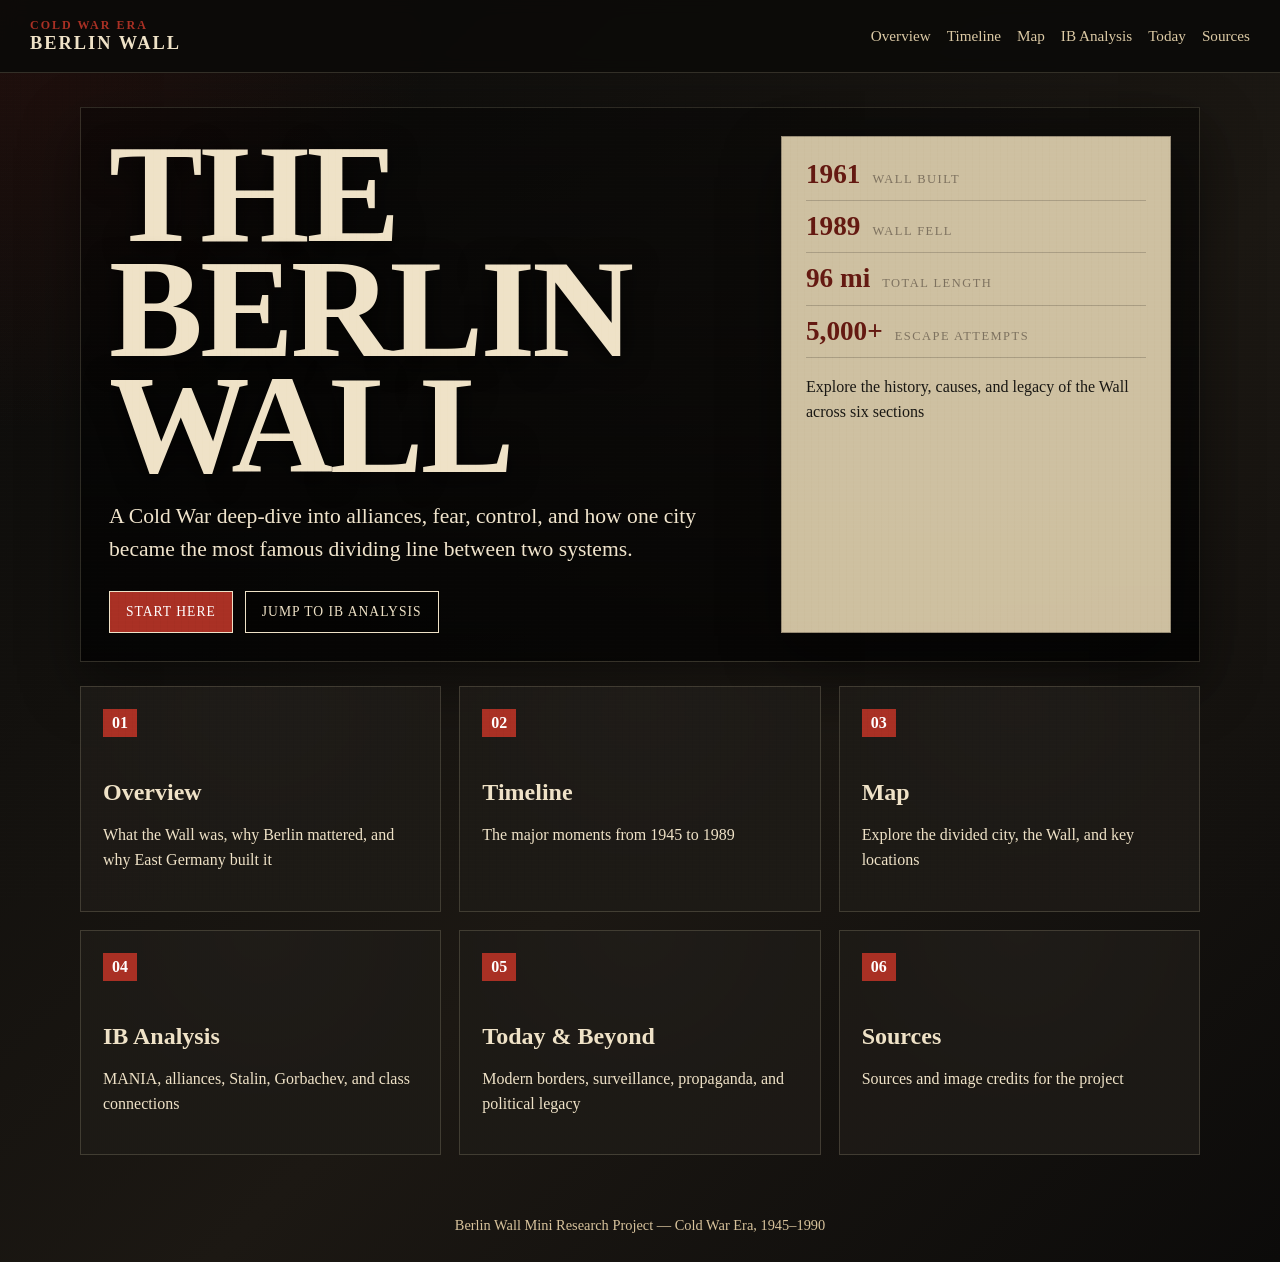
<file: index.html>
<!DOCTYPE html>
<html lang="en">
<head>
  <meta charset="UTF-8">
  <meta name="viewport" content="width=device-width, initial-scale=1.0">
  <title>Home | The Berlin Wall</title>
  <link rel="stylesheet" href="styles.css">
</head>
<body>
  <div class="paper-grain"></div>
  <header class="topbar">
  <a class="brand" href="index.html">
    <span class="brand-small">Cold War Era</span>
    <span class="brand-main">Berlin Wall</span>
  </a>

  <button class="menu-button" aria-label="open menu">☰</button>

  <nav class="site-nav">
    <a href="briefing.html">Overview</a>
    <a href="timeline.html">Timeline</a>
    <a href="map.html">Map</a>
    <a href="ib-analysis.html">IB Analysis</a>
    <a href="today.html">Today</a>
    <a href="sources.html">Sources</a>
  </nav>
</header>

  <main class="page-wrap">

    <section class="home-hero">
      <div class="hero-copy">
        <h1>The Berlin Wall</h1>
        <p class="tagline">
          A Cold War deep-dive into alliances, fear, control, and how one city became
          the most famous dividing line between two systems.
        </p>

        <div class="button-row">
          <a class="main-button" href="briefing.html">Start Here</a>
          <a class="quiet-button" href="ib-analysis.html">Jump to IB Analysis</a>
        </div>
      </div>

      <div class="hero-panel">
        <div class="stat-row">
          <span class="stat-num">1961</span>
          <span class="stat-label">Wall built</span>
        </div>
        <div class="stat-row">
          <span class="stat-num">1989</span>
          <span class="stat-label">Wall fell</span>
        </div>
        <div class="stat-row">
          <span class="stat-num">96 mi</span>
          <span class="stat-label">Total length</span>
        </div>
        <div class="stat-row">
          <span class="stat-num">5,000+</span>
          <span class="stat-label">Escape attempts</span>
        </div>
        <p>Explore the history, causes, and legacy of the Wall across six sections</p>
      </div>
    </section>

    <section class="case-grid" aria-label="site sections">
      <a class="case-card" href="briefing.html">
        <span>01</span>
        <h2>Overview</h2>
        <p>What the Wall was, why Berlin mattered, and why East Germany built it</p>
      </a>

      <a class="case-card" href="timeline.html">
        <span>02</span>
        <h2>Timeline</h2>
        <p>The major moments from 1945 to 1989</p>
      </a>

      <a class="case-card" href="map.html">
        <span>03</span>
        <h2>Map</h2>
        <p>Explore the divided city, the Wall, and key locations</p>
      </a>

      <a class="case-card" href="ib-analysis.html">
        <span>04</span>
        <h2>IB Analysis</h2>
        <p>MANIA, alliances, Stalin, Gorbachev, and class connections</p>
      </a>

      <a class="case-card" href="today.html">
        <span>05</span>
        <h2>Today & Beyond</h2>
        <p>Modern borders, surveillance, propaganda, and political legacy</p>
      </a>

      <a class="case-card" href="sources.html">
        <span>06</span>
        <h2>Sources</h2>
        <p>Sources and image credits for the project</p>
      </a>
    </section>

  </main>

  <footer class="footer-note">
  Berlin Wall Mini Research Project — Cold War Era, 1945–1990
</footer>

<script src="script.js"></script>
</body>
</html>
</file>
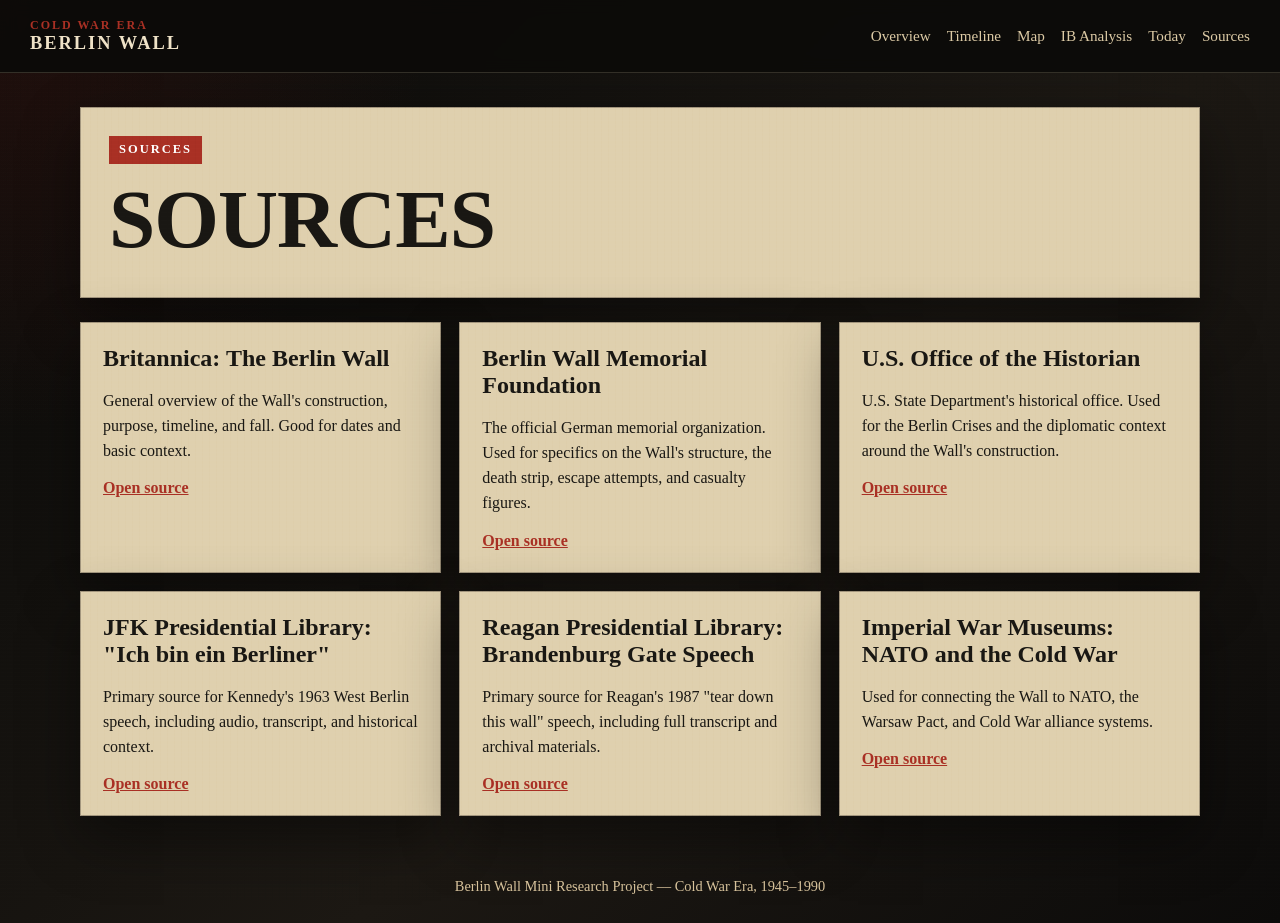
<file: sources.html>
<!DOCTYPE html>
<html lang="en">
<head>
  <meta charset="UTF-8">
  <meta name="viewport" content="width=device-width, initial-scale=1.0">
  <title>Sources | The Berlin Wall</title>
  <link rel="stylesheet" href="styles.css">
</head>
<body>
  <div class="paper-grain"></div>
  <header class="topbar">
  <a class="brand" href="index.html">
    <span class="brand-small">Cold War Era</span>
    <span class="brand-main">Berlin Wall</span>
  </a>

  <button class="menu-button" aria-label="open menu">☰</button>

  <nav class="site-nav">
    <a href="briefing.html">Overview</a>
    <a href="timeline.html">Timeline</a>
    <a href="map.html">Map</a>
    <a href="ib-analysis.html">IB Analysis</a>
    <a href="today.html">Today</a>
    <a href="sources.html">Sources</a>
  </nav>
</header>

  <main class="page-wrap">

    <section class="page-title">
      <p class="stamp">Sources</p>
      <h1>Sources</h1>
    </section>

    <section class="sources-list">
      <article class="source-card">
        <h2>Britannica: The Berlin Wall</h2>
        <p>General overview of the Wall's construction, purpose, timeline, and fall. Good for dates and basic context.</p>
        <a href="https://www.britannica.com/topic/Berlin-Wall" target="_blank">Open source</a>
      </article>

      <article class="source-card">
        <h2>Berlin Wall Memorial Foundation</h2>
        <p>The official German memorial organization. Used for specifics on the Wall's structure, the death strip, escape attempts, and casualty figures.</p>
        <a href="https://www.stiftung-berliner-mauer.de/en/topics/berlin-wall" target="_blank">Open source</a>
      </article>

      <article class="source-card">
        <h2>U.S. Office of the Historian</h2>
        <p>U.S. State Department's historical office. Used for the Berlin Crises and the diplomatic context around the Wall's construction.</p>
        <a href="https://history.state.gov/milestones/1953-1960/berlin-crises" target="_blank">Open source</a>
      </article>

      <article class="source-card">
        <h2>JFK Presidential Library: "Ich bin ein Berliner"</h2>
        <p>Primary source for Kennedy's 1963 West Berlin speech, including audio, transcript, and historical context.</p>
        <a href="https://www.jfklibrary.org/archives/other-resources/john-f-kennedy-speeches/berlin-w-germany-rudolph-wilde-platz-19630626" target="_blank">Open source</a>
      </article>

      <article class="source-card">
        <h2>Reagan Presidential Library: Brandenburg Gate Speech</h2>
        <p>Primary source for Reagan's 1987 "tear down this wall" speech, including full transcript and archival materials.</p>
        <a href="https://www.archives.gov/publications/prologue/2007/summer/berlin.html" target="_blank">Open source</a>
      </article>

      <article class="source-card">
        <h2>Imperial War Museums: NATO and the Cold War</h2>
        <p>Used for connecting the Wall to NATO, the Warsaw Pact, and Cold War alliance systems.</p>
        <a href="https://www.iwm.org.uk/learning/resources/nato-and-the-cold-war" target="_blank">Open source</a>
      </article>
    </section>

  </main>

  <footer class="footer-note">
  Berlin Wall Mini Research Project — Cold War Era, 1945–1990
</footer>

<script src="script.js"></script>
</body>
</html>
</file>
<file: styles.css>
:root {
  --bg: #11100d;
  --panel: #1d1a16;
  --paper: #dfd0ae;
  --paper-dark: #c7b48d;
  --paper-light: #efe2c7;
  --ink: #191713;
  --muted: #7d715f;
  --red: #a93024;
  --red-dark: #641911;
  --line: rgba(255, 238, 200, 0.16);
  --shadow: 0 22px 55px rgba(0, 0, 0, 0.45);
}

* {
  box-sizing: border-box;
}

body {
  margin: 0;
  color: var(--paper-light);
  font-family: Georgia, "Times New Roman", serif;
  background:
    radial-gradient(circle at top left, rgba(169, 48, 36, 0.15), transparent 27rem),
    linear-gradient(135deg, #090908, #1c1813 58%, #0c0b0a);
  min-height: 100vh;
}

.paper-grain {
  position: fixed;
  inset: 0;
  pointer-events: none;
  opacity: 0.12;
  background-image:
    repeating-linear-gradient(0deg, transparent, transparent 3px, rgba(255, 255, 255, 0.22) 4px),
    repeating-linear-gradient(90deg, transparent, transparent 6px, rgba(0, 0, 0, 0.55) 7px);
  mix-blend-mode: overlay;
}

.topbar {
  position: sticky;
  top: 0;
  z-index: 10;
  display: flex;
  align-items: center;
  justify-content: space-between;
  padding: 18px 30px;
  background: rgba(12, 11, 9, 0.94);
  border-bottom: 1px solid var(--line);
  backdrop-filter: blur(8px);
}

.brand {
  color: var(--paper-light);
  text-decoration: none;
  text-transform: uppercase;
  letter-spacing: 2px;
}

.brand-small {
  display: block;
  color: var(--red);
  font-size: 0.75rem;
  font-weight: bold;
}

.brand-main {
  display: block;
  font-size: 1.15rem;
  font-weight: bold;
}

.site-nav {
  display: flex;
  gap: 16px;
}

.site-nav a {
  color: #dccaa5;
  text-decoration: none;
  font-size: 0.95rem;
}

.site-nav a:hover {
  color: white;
}

.menu-button {
  display: none;
  color: var(--paper-light);
  background: transparent;
  border: 1px solid var(--line);
  padding: 8px 10px;
  cursor: pointer;
}

.page-wrap {
  width: min(1120px, calc(100% - 32px));
  margin: 34px auto;
}

.home-hero {
  display: grid;
  grid-template-columns: 1.25fr 0.75fr;
  gap: 22px;
  padding: 28px;
  background:
    linear-gradient(rgba(0, 0, 0, 0.38), rgba(0, 0, 0, 0.74)),
    url('https://upload.wikimedia.org/wikipedia/commons/5/5d/Berlinermauer.jpg');
  background-size: cover;
  background-position: center;
  border: 1px solid var(--line);
  box-shadow: var(--shadow);
  min-height: 480px;
  align-items: end;
}

.hero-copy h1 {
  margin: 0 0 18px;
  max-width: 780px;
  font-size: clamp(3.8rem, 12vw, 8.8rem);
  line-height: 0.82;
  text-transform: uppercase;
  letter-spacing: -3px;
  text-shadow: 0 5px 28px rgba(0, 0, 0, 0.85);
}

.tagline {
  max-width: 720px;
  margin: 0;
  color: #f1e5cd;
  font-size: 1.35rem;
  line-height: 1.5;
}

.stamp {
  display: inline-block;
  color: white;
  background: var(--red);
  padding: 4px 10px;
  margin: 0 0 18px;
  text-transform: uppercase;
  letter-spacing: 2px;
  font-size: 0.78rem;
  font-weight: bold;
}

.hero-panel,
.page-title,
.note-card,
.quote-card,
.source-card,
.click-box,
.quiz-card {
  color: var(--ink);
  background: var(--paper);
  border: 1px solid rgba(20, 16, 10, 0.3);
  box-shadow: var(--shadow);
}

.hero-panel {
  align-self: stretch;
  padding: 24px;
  background: rgba(223, 208, 174, 0.92);
  color: var(--ink);
}

.stat-row {
  display: flex;
  align-items: baseline;
  gap: 12px;
  margin-bottom: 12px;
  padding-bottom: 12px;
  border-bottom: 1px solid rgba(20, 16, 10, 0.2);
}

.stat-num {
  font-size: 1.7rem;
  font-weight: bold;
  color: var(--red-dark);
  line-height: 1;
}

.stat-label {
  font-size: 0.78rem;
  text-transform: uppercase;
  letter-spacing: 1.5px;
  color: var(--muted);
}

.button-row {
  display: flex;
  gap: 12px;
  flex-wrap: wrap;
  margin-top: 26px;
}

.main-button,
.quiet-button {
  display: inline-block;
  padding: 12px 16px;
  text-decoration: none;
  border: 1px solid var(--paper-light);
  text-transform: uppercase;
  letter-spacing: 1px;
  font-size: 0.85rem;
}

.main-button {
  background: var(--red);
  color: white;
}

.quiet-button {
  color: var(--paper-light);
  background: rgba(0, 0, 0, 0.4);
}

.case-grid,
.analysis-grid,
.today-cards,
.two-column,
.sources-list,
.mania-grid {
  display: grid;
  grid-template-columns: repeat(3, 1fr);
  gap: 18px;
  margin-top: 24px;
}

.case-card {
  display: block;
  min-height: 220px;
  padding: 22px;
  color: var(--paper-light);
  text-decoration: none;
  background:
    linear-gradient(rgba(29, 26, 22, 0.92), rgba(29, 26, 22, 0.92)),
    radial-gradient(circle at top, rgba(255, 255, 255, 0.12), transparent 60%);
  border: 1px solid var(--line);
  transition: transform 0.18s ease, border-color 0.18s ease, background 0.18s ease;
}

.case-card:hover {
  transform: translateY(-7px);
  border-color: rgba(255, 231, 188, 0.45);
  background: #28231d;
}

.case-card span {
  display: inline-block;
  padding: 5px 9px;
  margin-bottom: 42px;
  color: white;
  background: var(--red);
  font-weight: bold;
}

.case-card h2,
.note-card h2,
.source-card h2,
.quote-card h2,
.quiz-card h2 {
  margin: 0 0 10px;
}

.case-card p,
.note-card p,
.source-card p,
.quote-card p,
.quiz-card p,
.page-title p,
.hero-panel p {
  line-height: 1.58;
}

.page-title {
  padding: 28px;
  margin-bottom: 24px;
}

.page-title h1 {
  margin: 0 0 12px;
  font-size: clamp(2.6rem, 7vw, 5.2rem);
  line-height: 0.9;
  text-transform: uppercase;
  letter-spacing: -1px;
}

.mini-title h2 {
  font-size: clamp(1.8rem, 4vw, 3rem);
  margin: 0 0 8px;
}

.note-card,
.quote-card,
.source-card,
.click-box,
.quiz-card {
  padding: 22px;
}

.two-column,
.today-cards {
  grid-template-columns: repeat(2, 1fr);
}

.mania-grid {
  grid-template-columns: repeat(5, 1fr);
}

.image-strip {
  display: grid;
  grid-template-columns: repeat(auto-fit, minmax(360px, 1fr));
  gap: 18px;
  margin: 24px 0;
}

.image-strip figure {
  margin: 0;
  padding: 10px;
  background: var(--panel);
  border: 1px solid var(--line);
}

.image-strip img {
  display: block;
  width: 100%;
  max-height: 380px;
  object-fit: cover;
  filter: grayscale(0.55) contrast(1.05);
}

figcaption {
  color: #dac9a7;
  font-size: 0.85rem;
  padding-top: 9px;
}


.click-box {
  border: 1px dashed var(--red);
}

.reveal-button,
.quiz-option,
.timeline-item,
.mania-card,
.map-click {
  font-family: inherit;
}

.reveal-button,
.quiz-option {
  cursor: pointer;
  background: var(--ink);
  color: var(--paper-light);
  border: none;
  padding: 11px 13px;
}

.hidden-answer,
.quiz-response {
  display: none;
  margin-top: 14px;
  margin-bottom: 0;
  font-weight: bold;
}

.hidden-answer.show,
.quiz-response.show {
  display: block;
}

.timeline-list {
  position: relative;
  display: flex;
  flex-direction: column;
  gap: 10px;
  padding-left: 52px;
}

.timeline-list::before {
  content: '';
  position: absolute;
  left: 16px;
  top: 18px;
  bottom: 18px;
  width: 2px;
  background: linear-gradient(to bottom, var(--red), rgba(169, 48, 36, 0.2));
}

.timeline-item {
  position: relative;
  width: 100%;
  text-align: left;
  cursor: default;
  color: var(--paper-light);
  background: #1c1915;
  border: 1px solid var(--line);
  padding: 18px 22px;
  transition: border-color 0.2s, background 0.2s;
  display: flex;
  align-items: flex-start;
  gap: 0;
}

.tl-text {
  flex: 1;
  min-width: 0;
}

.tl-img-wrap {
  width: 0;
  height: 0;
  overflow: hidden;
  opacity: 0;
  flex-shrink: 0;
  transition: width 0.38s ease, height 0.35s ease, opacity 0.3s ease, margin-left 0.35s ease;
  margin-left: 0;
}

.tl-img-wrap img {
  width: 230px;
  height: 148px;
  object-fit: cover;
  display: block;
  filter: grayscale(0.4) contrast(1.05);
}

.timeline-item:hover .tl-img-wrap,
.timeline-item.open .tl-img-wrap {
  width: 230px;
  height: 148px;
  opacity: 1;
  margin-left: 20px;
}

.timeline-item::before {
  content: '';
  position: absolute;
  left: -41px;
  top: 20px;
  width: 12px;
  height: 12px;
  border-radius: 50%;
  background: var(--red);
  border: 3px solid var(--bg);
  transition: transform 0.18s;
}

.timeline-item::after {
  content: '';
  position: absolute;
  left: -29px;
  top: 25px;
  width: 29px;
  height: 2px;
  background: var(--red);
  opacity: 0.4;
}

.timeline-item:hover {
  border-color: rgba(255, 231, 188, 0.4);
  background: #28231d;
}

.timeline-item:hover::before {
  transform: scale(1.35);
}

.timeline-item strong {
  display: block;
  color: var(--red);
  font-size: 1.45rem;
  margin-bottom: 4px;
}

.timeline-item span {
  display: block;
  font-size: 1.05rem;
}

.timeline-item small {
  display: block;
  overflow: hidden;
  max-height: 0;
  opacity: 0;
  margin-top: 0;
  font-size: 0.95rem;
  line-height: 1.55;
  color: #e6d6b9;
  transition: max-height 0.35s ease, opacity 0.25s ease, margin-top 0.2s ease;
}

.timeline-item:hover small,
.timeline-item.open small {
  max-height: 180px;
  opacity: 1;
  margin-top: 12px;
}

.fake-map {
  position: relative;
  display: grid;
  grid-template-columns: 1fr 66px 1fr;
  min-height: 460px;
  overflow: hidden;
  border: 10px solid #2b261e;
  background: var(--paper-dark);
  box-shadow: var(--shadow);
  clip-path: polygon(
    0% 0%,    25% 0%,   45% 5%,   62% 0%,   82% 2%,   100% 0%,
    100% 30%, 98% 52%,  100% 68%, 96% 80%,  100% 90%, 88% 100%,
    68% 97%,  50% 100%, 32% 97%,  14% 100%,
    0% 88%,   3% 68%,   0% 48%,   3% 28%
  );
}

.map-side {
  display: flex;
  flex-direction: column;
  text-align: left;
  border: none;
  padding: 28px 24px 72px;
  cursor: pointer;
  color: var(--ink);
  transition: filter 0.2s;
}

.map-side:hover {
  filter: brightness(1.06);
}

.side-sub {
  font-size: 0.78rem;
  text-transform: uppercase;
  letter-spacing: 1.5px;
  opacity: 0.6;
  margin: 3px 0 0;
}

.side-markers {
  display: flex;
  flex-direction: column;
  gap: 8px;
  margin-top: 16px;
}

.map-marker {
  display: block;
  padding: 7px 10px 7px 12px;
  font-size: 0.83rem;
  cursor: pointer;
  border-left: 3px solid var(--red);
  background: rgba(20, 16, 10, 0.18);
  transition: background 0.15s, padding-left 0.15s;
}

.map-marker:hover {
  background: rgba(20, 16, 10, 0.38);
  padding-left: 16px;
}

.east .map-marker {
  background: rgba(0, 0, 0, 0.28);
}

.east .map-marker:hover {
  background: rgba(0, 0, 0, 0.48);
}

.west {
  background:
    linear-gradient(rgba(239, 226, 199, 0.9), rgba(225, 210, 180, 0.88)),
    radial-gradient(circle at top left, #fff, transparent);
}

.east {
  position: relative;
  color: var(--paper-light);
  background:
    linear-gradient(rgba(80, 68, 46, 0.96), rgba(55, 46, 30, 0.98));
}

.east::after {
  content: '';
  position: absolute;
  inset: 0;
  background: repeating-linear-gradient(
    0deg,
    transparent,
    transparent 3px,
    rgba(0, 0, 0, 0.07) 4px
  );
  pointer-events: none;
}

@keyframes searchlight {
  0%, 100% { opacity: 0.2; transform: scaleX(0.4) translateX(-5px); }
  50%       { opacity: 0.8; transform: scaleX(1)   translateX(5px);  }
}

.wall-strip {
  display: flex;
  flex-direction: column;
  align-items: center;
  justify-content: space-around;
  padding: 18px 0;
  cursor: pointer;
  background: repeating-linear-gradient(
    0deg,
    #1e1c18,
    #1e1c18 15px,
    #3a3530 16px,
    #3a3530 21px
  );
  border-left: 3px solid rgba(255, 255, 255, 0.1);
  border-right: 3px solid rgba(255, 255, 255, 0.1);
  transition: filter 0.2s;
}

.wall-strip:hover {
  filter: brightness(1.3);
}

.guard-tower {
  width: 18px;
  height: 26px;
  background: #4a453e;
  border: 1px solid rgba(255, 255, 255, 0.15);
  position: relative;
  flex-shrink: 0;
}

.guard-tower::before {
  content: '';
  position: absolute;
  top: -5px;
  left: -4px;
  width: 26px;
  height: 6px;
  background: #5a5448;
  border: 1px solid rgba(255, 255, 255, 0.18);
}

.guard-tower::after {
  content: '';
  position: absolute;
  top: 6px;
  left: 4px;
  width: 10px;
  height: 5px;
  background: rgba(255, 210, 80, 0.5);
  border-radius: 0 3px 3px 0;
  transform-origin: left center;
  animation: searchlight 3s ease-in-out infinite;
  animation-delay: var(--d, 0s);
}

@keyframes pulse-checkpoint {
  0%, 100% { box-shadow: 0 0 0 0 rgba(169, 48, 36, 0.55); }
  55%       { box-shadow: 0 0 0 10px rgba(169, 48, 36, 0); }
}

.checkpoint {
  position: absolute;
  left: 50%;
  bottom: 36px;
  transform: translateX(-50%);
  color: white;
  background: var(--red);
  border: 2px solid white;
  padding: 9px 14px;
  cursor: pointer;
  font-family: inherit;
  font-size: 0.85rem;
  white-space: nowrap;
  z-index: 2;
  animation: pulse-checkpoint 2.5s ease-in-out infinite;
  transition: background 0.15s;
}

.checkpoint:hover {
  background: var(--red-dark);
}

.connections-header {
  display: flex;
  align-items: center;
  gap: 16px;
  margin: 36px 0 20px;
}

.connections-header::before,
.connections-header::after {
  content: '';
  flex: 1;
  height: 1px;
  background: var(--line);
}

.connections-header span {
  color: var(--muted);
  font-size: 0.75rem;
  text-transform: uppercase;
  letter-spacing: 3px;
  white-space: nowrap;
}

.wide {
  margin-top: 22px;
}

.quote-card {
  margin-bottom: 24px;
  border-left: 8px solid var(--red);
}

.mania-card {
  min-height: 0;
  padding: 20px;
  color: var(--paper-light);
  cursor: default;
  text-align: left;
  background: #1c1915;
  border: 1px solid var(--line);
  transition: border-color 0.2s, background 0.2s;
}

.mania-card:hover {
  border-color: rgba(255, 231, 188, 0.4);
  background: #28231d;
}

.mania-card strong {
  display: inline-grid;
  place-items: center;
  width: 44px;
  height: 44px;
  margin-bottom: 18px;
  color: white;
  background: var(--red);
  font-size: 1.35rem;
}

.mania-card span {
  display: block;
  font-size: 1.25rem;
  margin-bottom: 8px;
}

.mania-card small {
  display: block;
  overflow: hidden;
  max-height: 0;
  opacity: 0;
  margin-top: 0;
  color: #e6d6b9;
  line-height: 1.55;
  font-size: 0.95rem;
  transition: max-height 0.4s ease, opacity 0.3s ease, margin-top 0.2s ease;
}

.mania-card:hover small,
.mania-card.open small {
  max-height: 500px;
  opacity: 1;
  margin-top: 8px;
}

.quiz-card {
  margin-top: 24px;
}

.quiz-option {
  display: block;
  width: 100%;
  margin: 10px 0;
  text-align: left;
  background: #2a251f;
}

.source-card a {
  color: var(--red);
  font-weight: bold;
}

.footer-note {
  color: #d8c39c;
  text-align: center;
  padding: 28px;
  font-size: 0.9rem;
}

/* ---- briefing expand cards ---- */
.expand-card {
  cursor: default;
  transition: background 0.2s, border-color 0.2s;
}

.expand-card:hover {
  background: var(--paper-dark);
}

.expand-card p {
  overflow: hidden;
  max-height: 0;
  opacity: 0;
  margin-top: 0;
  transition: max-height 0.45s ease, opacity 0.3s ease, margin-top 0.25s ease;
}

.expand-card:hover p {
  max-height: 300px;
  opacity: 1;
  margin-top: 10px;
}

.card-sub {
  display: block;
  font-size: 0.78rem;
  color: var(--muted);
  text-transform: uppercase;
  letter-spacing: 1.5px;
  margin-top: 6px;
}

/* ---- connections cards (ib-analysis) ---- */
.analysis-grid .note-card {
  cursor: default;
  position: relative;
  overflow: hidden;
  transition: background 0.2s;
}

.analysis-grid .note-card::after {
  content: '';
  position: absolute;
  bottom: 0;
  left: 0;
  right: 0;
  height: 3px;
  background: var(--red);
  transform: scaleX(0);
  transition: transform 0.3s ease;
}

.analysis-grid .note-card:hover::after {
  transform: scaleX(1);
}

.analysis-grid .note-card:hover {
  background: var(--paper-dark);
}

.analysis-grid .note-card p {
  overflow: hidden;
  max-height: 0;
  opacity: 0;
  margin-top: 0;
  transition: max-height 0.45s ease, opacity 0.3s ease, margin-top 0.25s ease;
}

.analysis-grid .note-card:hover p {
  max-height: 280px;
  opacity: 1;
  margin-top: 10px;
}

/* ---- flip cards (today page) ---- */
.flip-card {
  height: 240px;
  perspective: 1200px;
}

.flip-inner {
  position: relative;
  width: 100%;
  height: 100%;
  transform-style: preserve-3d;
  transition: transform 0.55s ease;
}

.flip-card:hover .flip-inner {
  transform: rotateY(180deg);
}

.flip-front,
.flip-back {
  position: absolute;
  inset: 0;
  backface-visibility: hidden;
  -webkit-backface-visibility: hidden;
  padding: 24px 22px;
  display: flex;
  flex-direction: column;
  justify-content: center;
}

.flip-front {
  background: var(--paper);
  color: var(--ink);
  border: 1px solid rgba(20, 16, 10, 0.3);
  box-shadow: var(--shadow);
}

.flip-back {
  background: #1c1915;
  color: var(--paper-light);
  border: 1px solid var(--line);
  box-shadow: var(--shadow);
  transform: rotateY(180deg);
}

.flip-front h2 {
  margin: 0 0 8px;
}

.flip-tag {
  margin: 0;
  font-size: 0.72rem;
  text-transform: uppercase;
  letter-spacing: 2px;
  color: var(--red-dark);
}

.flip-back p {
  margin: 0;
  line-height: 1.58;
  font-size: 0.92rem;
}

@media (max-width: 850px) {
  .menu-button {
    display: block;
  }

  .site-nav {
    display: none;
    position: absolute;
    top: 70px;
    right: 18px;
    flex-direction: column;
    width: 220px;
    padding: 16px;
    background: #15110d;
    border: 1px solid var(--line);
  }

  .site-nav.open {
    display: flex;
  }

  .home-hero,
  .case-grid,
  .analysis-grid,
  .today-cards,
  .two-column,
  .sources-list,
  .mania-grid,
  .image-strip {
    grid-template-columns: 1fr;
  }

  .hero-copy h1 {
    font-size: clamp(3.2rem, 15vw, 6rem);
  }

  .fake-map {
    grid-template-columns: 1fr;
    clip-path: none;
  }

  .wall-strip {
    flex-direction: row;
    min-height: 56px;
    justify-content: space-around;
    padding: 0 20px;
  }

  .flip-card {
    height: 260px;
  }
}
</file>
